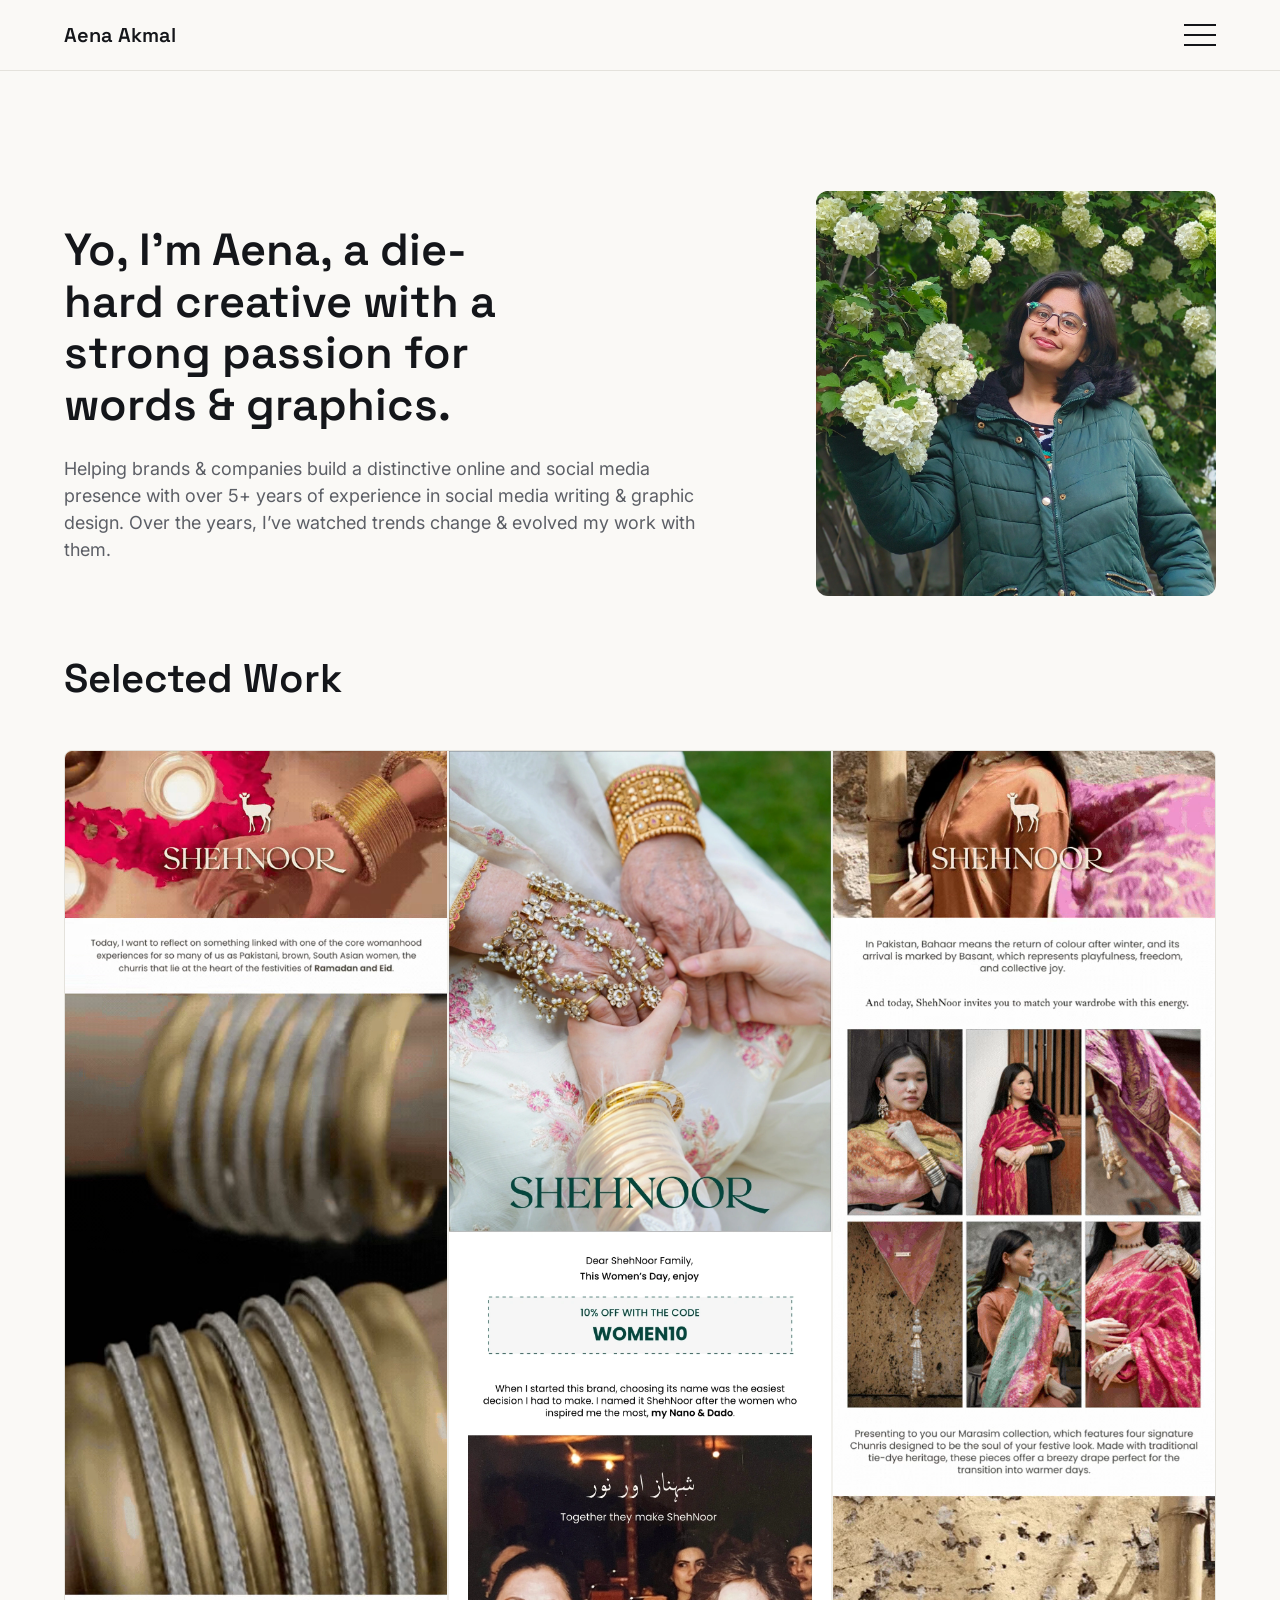
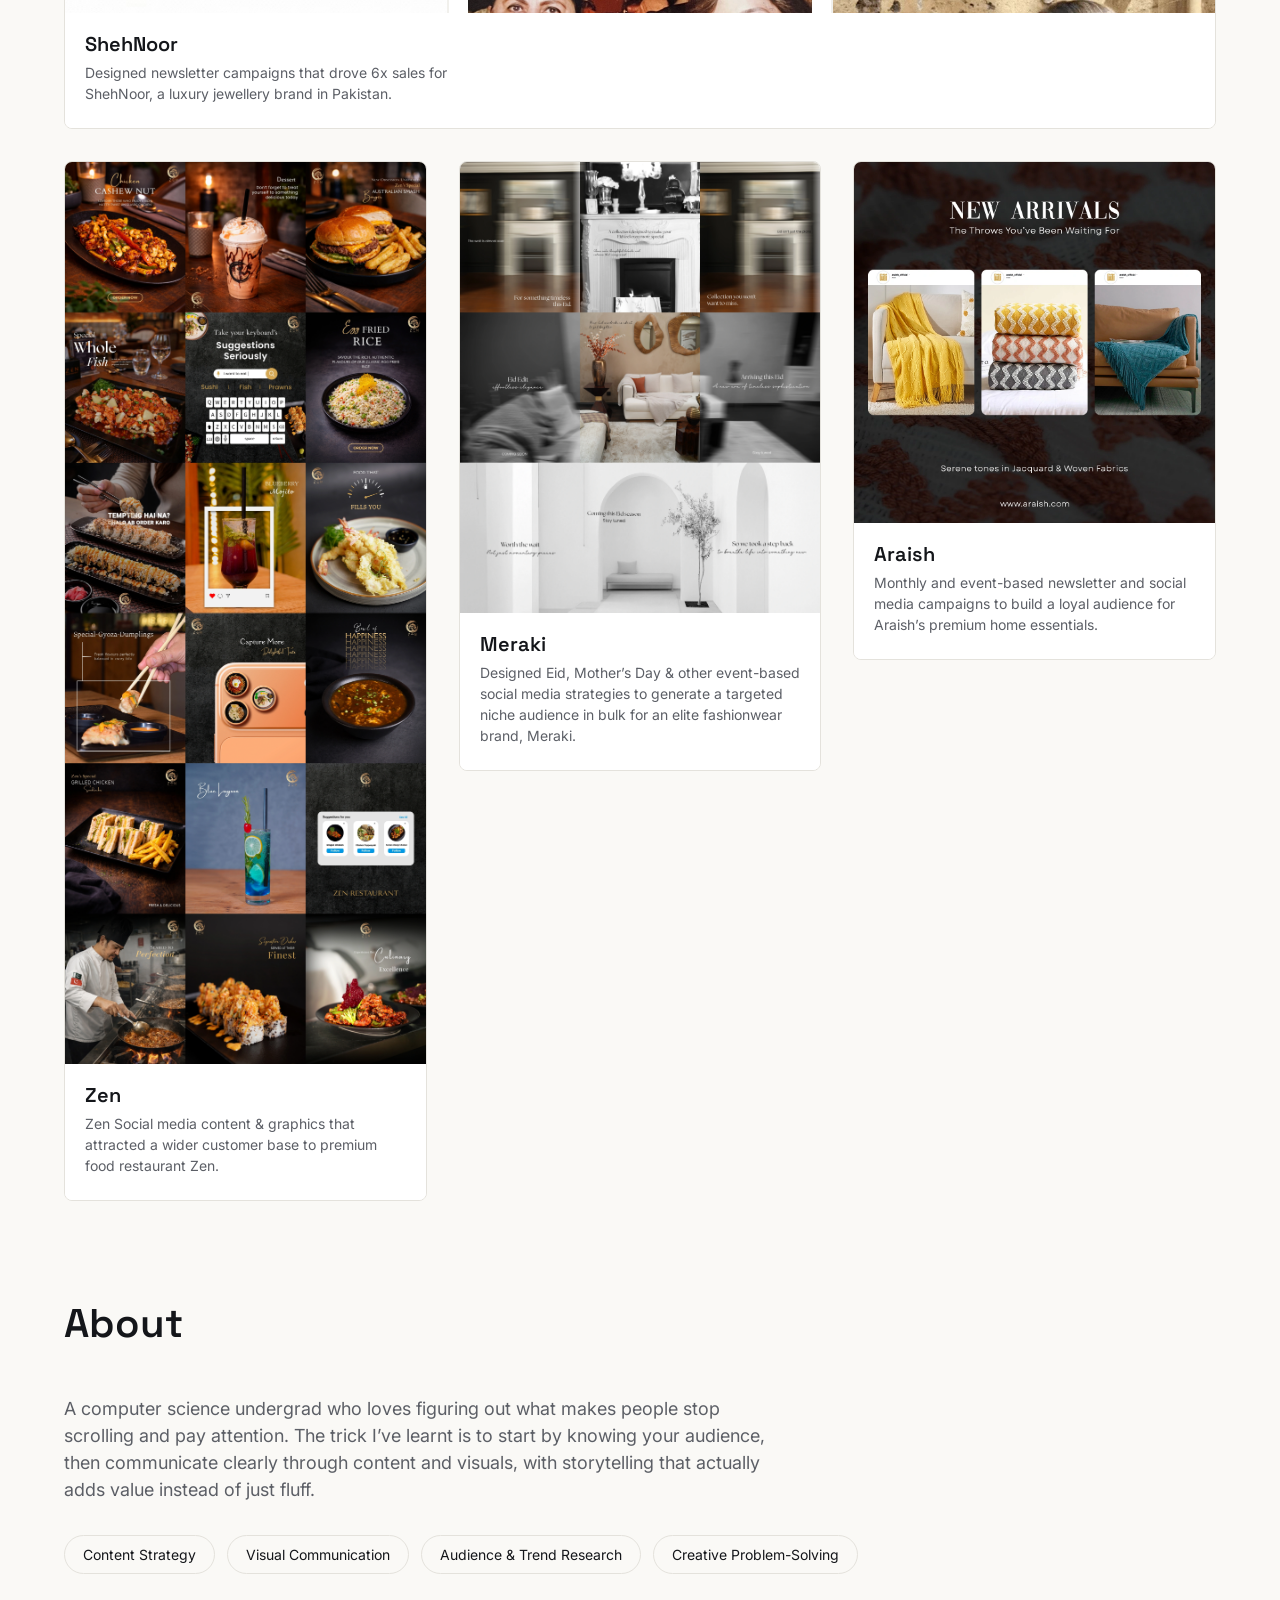
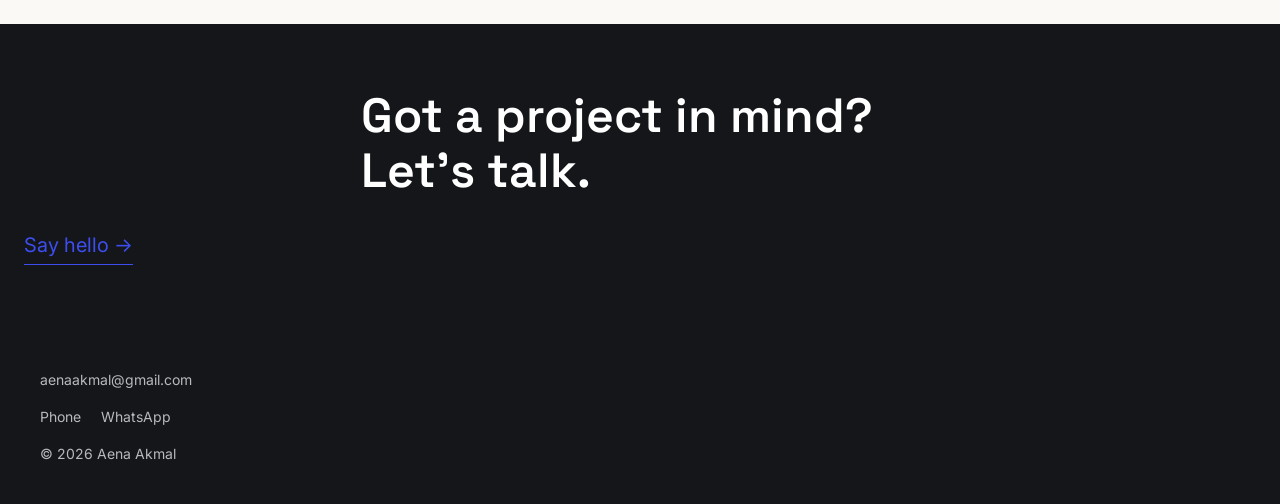
<file: index.html>
<!doctype html>
<html lang="en">
<head>
  <meta charset="UTF-8">
  <meta name="viewport" content="width=device-width, initial-scale=1.0">

  <!-- ===== EDIT ME: page title + description (shows in browser tab / Google) ===== -->
  <title>Aena's Portfolio</title>
  <meta name="description" content="Creative Projects">

  <link rel="preconnect" href="https://fonts.googleapis.com">
  <link rel="preconnect" href="https://fonts.gstatic.com" crossorigin>
  <link href="https://fonts.googleapis.com/css2?family=Space+Grotesk:wght@400;500;600;700&family=Inter:wght@400;500;600&display=swap" rel="stylesheet">

  <link rel="stylesheet" href="style.css">

  <!-- ===== OPTIONAL: replace with your own favicon file ===== -->
  <!-- <link rel="icon" href="favicon.png"> -->

  <style>
  /* ==========================================================
     HERO — two column: text left, image right
  ========================================================== */
  .hero {
    display: flex;
    align-items: center;
    gap: 40px;
    padding-top: 120px;
    padding-bottom: 10px;
  }

  .hero-text {
    flex: 1;
    min-width: 0; /* stops long text from forcing the column wider than intended */
  }

  .hero-text h1 {
    font-size: clamp(32px, 4.5vw, 45px);
  }

  .hero-sub {
    margin-top: 24px;
    max-width: 60ch;
    font-size: 18px;
    color: var(--color-text-muted);
  }

  .hero-image {
    flex: 0 0 400px; /* fixed width column on desktop */
  }

  .hero-image img {
    width: 100%;
    height: auto;
    border-radius: 12px;
    object-fit: cover;
  }

  /* Stack into a single column on smaller screens, image below text */
  @media (max-width: 800px) {
    .hero {
      flex-direction: column;
      align-items: stretch;
      gap: 32px;
    }

    .hero-image {
      flex: none;
      width: 100%;
    }
  }

/* Sizing for converted GIF videos only */
.optimized-gif {
    display: block;
    width: 100%;
    height: auto;
    max-width: 100%;
    object-fit: contain;
}

</style>
</head>
<body>

  <!-- ============================================================
       HEADER / NAV
       - Logo text on the left, hamburger button on the right.
       - Clicking the hamburger opens a full-screen menu (handled in script.js)
  ============================================================= -->
  <header class="site-header">
    <div class="header-inner">
      <a href="#top" class="logo">
        <!-- EDIT ME: your name / brand -->
        Aena Akmal
      </a>

      <button class="menu-toggle" id="menuToggle" aria-label="Open menu" aria-expanded="false">
        <span></span>
        <span></span>
        <span></span>
      </button>
    </div>
  </header>

  <!-- Full-screen nav overlay, hidden until the hamburger is clicked -->
  <nav class="nav-overlay" id="navOverlay">
    <ul class="nav-links">
      <li><a href="#work" class="nav-link">Work</a></li>
      <li><a href="#about" class="nav-link">About</a></li>
      <li><a href="#contact" class="nav-link">Contact</a></li>
    </ul>
    <div class="nav-contact">
      <!-- EDIT ME: your email + socials -->
      <a href="mailto:aenaakmal@gmail.com">aenaakmal@gmail.com</a>
      <div class="nav-socials">
        <a href="tel:+923162750969">Phone</a>
        <a href="https://wa.me/923162750969" target="_blank" rel="noopener">WhatsApp</a>
      </div>
    </div>
  </nav>

  <main id="top">

    <!-- ============================================================
         HERO SECTION
         Big statement about who you are / what you do.
    ============================================================= -->
   <section class="hero">
  <div class="hero-text">
    <h1>
      <!-- EDIT ME: your one-line pitch -->
      Yo, I’m Aena, a die-hard creative with a strong passion for words &  graphics.
    </h1>
    <p class="hero-sub">
      <!-- EDIT ME: a short supporting sentence -->
      Helping brands & companies build a distinctive online and social media presence with over 5+ years of experience in social media writing & graphic design. Over the years, I’ve watched trends change & evolved my work with them.
    </p>
  </div>

  <div class="hero-image">
    <!-- EDIT ME: your photo or a graphic -->
    <img src="optimized/hero-me.webp" alt="Aena Akmal">
  </div>
</section>

    <!-- ============================================================
         WORK / PROJECTS GRID
         This is the main showcase. Each ".project-card" is one project.

         TO ADD A PROJECT:
         1. Duplicate "project-template.html", rename it (e.g.
            "project-orroland.html"), and fill in your content there
            — that page holds the full case study: gallery + writing samples.
         2. Duplicate a whole <a class="project-card ..."> block below.
         3. Change the href to point at your new case-study file.
         4. Change the <img src="..."> to your own screenshot/graphic.
            (Recommended size: at least 1200x800px, landscape.)
         5. Update the title and description text.

         The first project uses "project-card--large" to make it span
         two columns on desktop — use this for your best/featured project.
         Remove that class if you want all cards the same size.
    ============================================================= -->
    <section class="work" id="work">
      <h2 class="section-heading">Selected Work</h2>

      <div class="project-grid">

        <!-- PROJECT 1 (featured / large) -->
        <a href="shehnoor.html" class="project-card project-card--large">
  <div class="newsletter-preview">
    <div class="newsletter-preview__item">
      <video class="optimized-gif" src="optimized/1Churri.webm" alt="ShehNoor newsletter 1" autoplay muted loop playsinline></video>
    </div>
    <div class="newsletter-preview__item">
      <img src="optimized/2Women’s day.webp" alt="ShehNoor newsletter 2">
    </div>
    <div class="newsletter-preview__item">
      <video class="optimized-gif" src="optimized/Bahar.webm" alt="ShehNoor newsletter 3" autoplay muted loop playsinline></video>
    </div>
  </div>
  <div class="project-info">
    <h3>ShehNoor</h3>
    <p>Designed newsletter campaigns that drove 6x sales for ShehNoor, a luxury jewellery brand in Pakistan.</p>
  </div>
</a>

        <!-- PROJECT 2 -->
        <a href="zen.html"  class="project-card">
          <img src="optimized/Zen layout.webp" alt="Project Two preview">
          <div class="project-info">
            <h3>Zen</h3>
            <p>Zen
            Social media content & graphics that attracted a wider customer base to premium food restaurant Zen.</p>
          </div>
        </a>

        <!-- PROJECT 3 -->
        <a href="meraki.html"  class="project-card">
          <img src="optimized/Meraki.webp" alt="Project Three preview">
          <div class="project-info">
            <h3>Meraki</h3>
            <p>Designed Eid, Mother’s Day & other event-based social media strategies to generate a targeted niche audience in bulk for an elite fashionwear brand, Meraki.</p>
          </div>
        </a>

        <!-- PROJECT 4 -->
        <a href="araish.html"  class="project-card">
          <img src="optimized/Araish.webp" alt="Project Four preview">
          <div class="project-info">
            <h3>Araish</h3>
            <p>Monthly and event-based newsletter and social media campaigns to build a loyal audience for Araish’s premium home essentials.</p>
          </div>
        </a>

        <!-- Duplicate the <a class="project-card"> block above to add more projects -->

      </div>
    </section>

    <!-- ============================================================
         ABOUT SECTION
         A short bio. Keep it to a few sentences.
    ============================================================= -->
    <section class="about" id="about">
      <h2 class="section-heading">About</h2>
      <div class="about-content">
        <p>
          <!-- EDIT ME: write 2-4 sentences about yourself: who you are,
               what you do, what tools/skills you use, what you're
               currently interested in or looking for. -->
         A computer science undergrad who loves figuring out what makes people stop scrolling and pay attention. The trick I’ve learnt is to start by knowing your audience, then communicate clearly through content and visuals, with storytelling that actually adds value instead of just fluff.
        </p>

        <!-- OPTIONAL: a simple skills list. Delete this block if you don't want it -->
        <ul class="skills-list">
          <li>Content Strategy</li>
          <li>Visual Communication</li>
          <li>Audience & Trend Research</li>
          <li>Creative Problem-Solving</li>
        </ul>
      </div>
    </section>

  </main>

  <!-- ============================================================
       CONTACT / CTA BAND
  ============================================================= -->
  <section class="cta" id="contact">
    <h2>
      <!-- EDIT ME: closing line -->
      Got a project in mind? Let's talk.
    </h2>
    <a href="https://wa.me/923162750969" target="_blank" class="cta-link">Say hello &rarr;</a>
  </section>

  <!-- ============================================================
       FOOTER
  ============================================================= -->
  <footer class="site-footer">
    <div class="footer-inner">
      <div>
        <!-- EDIT ME -->
        <p>aenaakmal@gmail.com</p>
      </div>
      <div class="footer-socials">
        <!-- EDIT ME: your links -->
        <a href="tel:+923162750969">Phone</a>
        <a href="https://wa.me/923162750969" target="_blank" rel="noopener">WhatsApp</a>
      </div>
      <div>
        <!-- EDIT ME: year updates automatically via script.js, name stays -->
        <p>&copy; <span id="year"></span> Aena Akmal</p>
      </div>
    </div>
  </footer>

  <script src="script.js"></script>
</body>
</html>
</file>
<file: style.css>
/* ==========================================================
   DESIGN TOKENS
   Change these variables to re-theme the entire site.
========================================================== */
:root {
  --color-bg: #faf9f6;
  --color-text: #14161a;
  --color-text-muted: #5c5f66;
  --color-dark: #14161a;      /* used for header/nav overlay/footer */
  --color-accent: #3d4ef0;    /* used for links, hover states, CTA */
  --color-border: #e4e2dc;

  --font-display: 'Space Grotesk', sans-serif;
  --font-body: 'Inter', sans-serif;

  --max-width: 1200px;
  --gutter: 24px;
}

/* ==========================================================
   RESET / BASE
========================================================== */
* {
  box-sizing: border-box;
  margin: 0;
  padding: 0;
}

html {
  scroll-behavior: smooth;
}

body {
  font-family: var(--font-body);
  color: var(--color-text);
  background: var(--color-bg);
  line-height: 1.5;
  -webkit-font-smoothing: antialiased;
}

img {
  max-width: 100%;
  display: block;
}

a {
  color: inherit;
  text-decoration: none;
}

ul {
  list-style: none;
}

h1, h2, h3 {
  font-family: var(--font-display);
  font-weight: 600;
  line-height: 1.15;
}

/* Respect users who've asked for reduced motion */
@media (prefers-reduced-motion: reduce) {
  html {
    scroll-behavior: auto;
  }
  * {
    animation-duration: 0.001ms !important;
    transition-duration: 0.001ms !important;
  }
}

/* Visible keyboard focus outline everywhere */
a:focus-visible,
button:focus-visible {
  outline: 2px solid var(--color-accent);
  outline-offset: 3px;
}

/* Shared section width + padding */
section {
  max-width: var(--max-width);
  margin: 0 auto;
  padding: 50px var(--gutter);
}

.section-heading {
  font-size: clamp(28px, 4vw, 40px);
  margin-bottom: 48px;
}

/* ==========================================================
   HEADER
========================================================== */
.site-header {
  position: sticky;
  top: 0;
  z-index: 100;
  background: var(--color-bg);
  border-bottom: 1px solid var(--color-border);
}

.header-inner {
  max-width: var(--max-width);
  margin: 0 auto;
  padding: 20px var(--gutter);
  display: flex;
  align-items: center;
  justify-content: space-between;
}

.logo {
  font-family: var(--font-display);
  font-weight: 600;
  font-size: 20px;
}

/* Hamburger button — three lines that animate into an X when open */
.menu-toggle {
  width: 32px;
  height: 22px;
  background: none;
  border: none;
  cursor: pointer;
  position: relative;
  z-index: 210;
}

.menu-toggle span {
  position: absolute;
  left: 0;
  width: 100%;
  height: 2px;
  background: var(--color-text);
  transition: transform 0.3s ease, opacity 0.3s ease, background 0.3s ease;
}

.menu-toggle span:nth-child(1) { top: 0; }
.menu-toggle span:nth-child(2) { top: 10px; }
.menu-toggle span:nth-child(3) { top: 20px; }

/* When menu is open (JS toggles this class on <body>) turn the icon into an X */
body.nav-open .menu-toggle span {
  background: #fff;
}
body.nav-open .menu-toggle span:nth-child(1) {
  transform: translateY(10px) rotate(45deg);
}
body.nav-open .menu-toggle span:nth-child(2) {
  opacity: 0;
}
body.nav-open .menu-toggle span:nth-child(3) {
  transform: translateY(-10px) rotate(-45deg);
}

/* ==========================================================
   FULL-SCREEN NAV OVERLAY
========================================================== */
.nav-overlay {
  position: fixed;
  inset: 0;
  background: var(--color-dark);
  z-index: 200;
  display: flex;
  flex-direction: column;
  justify-content: space-between;
  padding: 120px var(--gutter) 60px;

  /* hidden by default */
  opacity: 0;
  visibility: hidden;
  transform: translateY(-8px);
  transition: opacity 0.3s ease, transform 0.3s ease, visibility 0.3s;
}

body.nav-open .nav-overlay {
  opacity: 1;
  visibility: visible;
  transform: translateY(0);
}

.nav-links {
  display: flex;
  flex-direction: column;
  gap: 20px;
}

.nav-link {
  color: #fff;
  font-family: var(--font-display);
  font-size: clamp(32px, 8vw, 56px);
  font-weight: 500;
  width: fit-content;
  transition: color 0.2s ease;
}

.nav-link:hover {
  color: var(--color-accent);
}

.nav-contact {
  display: flex;
  flex-direction: column;
  gap: 12px;
  color: #fff;
  font-size: 18px;
}

.nav-contact a {
  transition: color 0.2s ease;
}

.nav-contact a:hover {
  color: var(--color-accent);
}

.nav-socials {
  display: flex;
  gap: 20px;
}

/* Lock page scroll while the overlay is open */
body.nav-open {
  overflow: hidden;
}

/* ==========================================================
   HERO
========================================================== */
.hero {
  padding-top: 120px;
  padding-bottom: 80px;
}

.hero h1 {
  font-size: clamp(32px, 4.5vw, 45px);
  max-width: 16ch;
}

.hero-sub {
  margin-top: 24px;
  max-width: 60ch;
  font-size: 18px;
  color: var(--color-text-muted);
}

/* ==========================================================
   PROJECT GRID (masonry-style — no row-height mismatch)
========================================================== */
.project-grid {
  column-count: 3;
  column-gap: 32px;
}

.project-card {
  display: block;
  break-inside: avoid;   /* stops a card from splitting across columns */
  margin-bottom: 32px;
  border-radius: 8px;
  overflow: hidden;
  background: #fff;
  border: 1px solid var(--color-border);
  transition: box-shadow 0.3s ease, transform 0.3s ease;
}

.project-card:hover {
  box-shadow: 0 16px 32px rgba(20, 22, 26, 0.08);
  transform: translateY(-2px);
}

/* Featured project now spans the FULL width as a banner,
   instead of trying to share a row with shorter cards */
.project-card--large {
  column-span: all;
}

.project-card img {
  width: 100%;
  height: auto;
  display: block;
  background: #f1f0ec;
}

.project-info {
  padding: 20px 20px 24px;
  background: #fff;
}

.project-info h3 {
  font-size: 20px;
  margin-bottom: 6px;
  color: var(--color-text);
}

.project-info p {
  font-size: 14px;
  color: var(--color-text-muted);
  max-width: 46ch;
}

/* Shows 3 newsletters as a filmstrip — each one cropped to its
   top portion instead of squished small, so nothing looks blurry
   even though newsletters themselves are very long/tall. */
.newsletter-preview {
  display: flex;
  gap: 2px;
  width: 100%;
  aspect-ratio: 4 / 3;
  overflow: hidden;
  background: #f1f0ec;
}

.newsletter-preview__item {
  flex: 1;
  overflow: hidden;
}

.newsletter-preview__item img {
  width: 100%;
  height: 100%;
  object-fit: cover;
  object-position: top center;  /* shows the header/hero of the newsletter, not a squished full view */
  transition: transform 0.5s ease;
}

.project-card:hover .newsletter-preview__item img {
  transform: scale(1.05);
}

/* Shows 3 newsletters as a filmstrip — each one cropped to its
   top portion instead of squished small, so nothing looks blurry
   even though newsletters themselves are very long/tall. */
.newsletter-preview {
  display: flex;
  gap: 2px;
  width: 100%;
  aspect-ratio: 4 / 3;
  overflow: hidden;
  background: #f1f0ec;
}

.newsletter-preview__item {
  flex: 1;
  overflow: hidden;
}

.newsletter-preview__item img {
  width: 100%;
  height: 100%;
  object-fit: cover;
  object-position: top center;  /* shows the header/hero of the newsletter, not a squished full view */
  transition: transform 0.5s ease;
}

.project-card:hover .newsletter-preview__item img {
  transform: scale(1.05);
}


/* ==========================================================
   ABOUT
========================================================== */
.about-content p {
  max-width: 65ch;
  font-size: 18px;
  color: var(--color-text-muted);
}

.skills-list {
  margin-top: 32px;
  display: flex;
  flex-wrap: wrap;
  gap: 12px;
}

.skills-list li {
  border: 1px solid var(--color-border);
  border-radius: 999px;
  padding: 8px 18px;
  font-size: 14px;
}

/* ==========================================================
   CTA BAND
========================================================== */
.cta {
  max-width: none;
  background: var(--color-dark);
  color: #fff;
  text-align: left;
  padding: 100px var(--gutter);
}

.cta-inner,
.cta h2 {
  max-width: var(--max-width);
  margin: 0 auto;
}

.cta h2 {
  font-size: clamp(28px, 5vw, 48px);
  max-width: 18ch;
  margin-bottom: 32px;
}

.cta-link {
  display: inline-block;
  max-width: var(--max-width);
  margin: 0 auto;
  font-size: 20px;
  color: var(--color-accent);
  border-bottom: 1px solid var(--color-accent);
  padding-bottom: 4px;
  transition: color 0.2s ease, border-color 0.2s ease;
}

.cta-link:hover {
  color: #fff;
  border-color: #fff;
}

/* ==========================================================
   FOOTER
========================================================== */
.site-footer {
  background: var(--color-dark);
  color: rgba(255, 255, 255, 0.7);
  padding: 40px var(--gutter);
}

.footer-inner {
  max-width: var(--max-width);
  margin: 0 auto;
  display: flex;
  flex-wrap: wrap;
  gap: 16px;
  justify-content: space-between;
  font-size: 14px;
}

.footer-socials {
  display: flex;
  gap: 20px;
}

.footer-socials a:hover,
.footer-inner a:hover {
  color: #fff;
}

/* ==========================================================
   PROJECT / CASE STUDY PAGE
========================================================== */
.project-hero img {
  width: 100%;
  max-height: 70vh;
  object-fit: cover;
}

.project-intro {
  padding-bottom: 48px;
}

.project-intro h1 {
  font-size: clamp(28px, 5vw, 48px);
  max-width: 20ch;
  margin-bottom: 40px;
}

.project-meta {
  display: flex;
  flex-wrap: wrap;
  gap: 40px;
  padding: 24px 0;
  margin-bottom: 32px;
  border-top: 1px solid var(--color-border);
  border-bottom: 1px solid var(--color-border);
}

.project-meta span {
  display: block;
  font-size: 13px;
  color: var(--color-text-muted);
  margin-bottom: 4px;
}

.project-meta p {
  font-size: 16px;
}

.project-body p {
  max-width: 65ch;
  font-size: 18px;
  color: var(--color-text-muted);
  margin-bottom: 16px;
}

/* Gallery grid — click any item to open it in the lightbox */
.gallery-grid {
  display: grid;
  grid-template-columns: repeat(2, 1fr);
  gap: var(--gutter);
}

.gallery-item {
  border: none;
  padding: 0;
  background: none;
  cursor: zoom-in;
  border-radius: 4px;
  overflow: hidden;
  aspect-ratio: 4 / 3;
}

.gallery-item img {
  width: 100%;
  height: 100%;
  object-fit: cover;
  transition: transform 0.4s ease;
}

.gallery-item:hover img {
  transform: scale(1.04);
}

/* Writing samples section */
.project-docs {
  padding-top: 0;
}

.doc-link {
  display: inline-block;
  font-size: 18px;
  color: var(--color-accent);
  border-bottom: 1px solid var(--color-accent);
  padding-bottom: 4px;
  transition: color 0.2s ease, border-color 0.2s ease;
}

.doc-link:hover {
  color: var(--color-text);
  border-color: var(--color-text);
}

/* Used only if you switch to the embedded Google Doc option */
.doc-embed {
  width: 100%;
  height: 800px;
  border: 1px solid var(--color-border);
  border-radius: 4px;
}

.project-next {
  padding-top: 0;
}

.project-next a {
  font-size: 16px;
  color: var(--color-text-muted);
}

.project-next a:hover {
  color: var(--color-text);
}

/* ==========================================================
   LIGHTBOX (full-size image viewer for the gallery)
========================================================== */
.lightbox {
  position: fixed;
  inset: 0;
  background: rgba(0, 0, 0, 0.92);
  display: flex;
  align-items: center;
  justify-content: center;
  padding: 40px;
  z-index: 300;

  opacity: 0;
  visibility: hidden;
  transition: opacity 0.25s ease, visibility 0.25s;
}

.lightbox.is-open {
  opacity: 1;
  visibility: visible;
}

.lightbox img {
  max-width: 100%;
  max-height: 100%;
  border-radius: 4px;
}

.lightbox-close {
  position: absolute;
  top: 24px;
  right: 32px;
  background: none;
  border: none;
  color: #fff;
  font-size: 36px;
  line-height: 1;
  cursor: pointer;
}



/* ==========================================================
   RESPONSIVE
========================================================== */
@media (max-width: 900px) {
  .project-grid {
    column-count: 2;
  }
}

@media (max-width: 600px) {
  .project-grid {
    column-count: 1;
  }
}

  .gallery-grid {
    grid-template-columns: 1fr;
  }

  .cta {
    padding: 64px var(--gutter);
  }

  .footer-inner {
    flex-direction: column;
    align-items: flex-start;
  }
}
</file>
